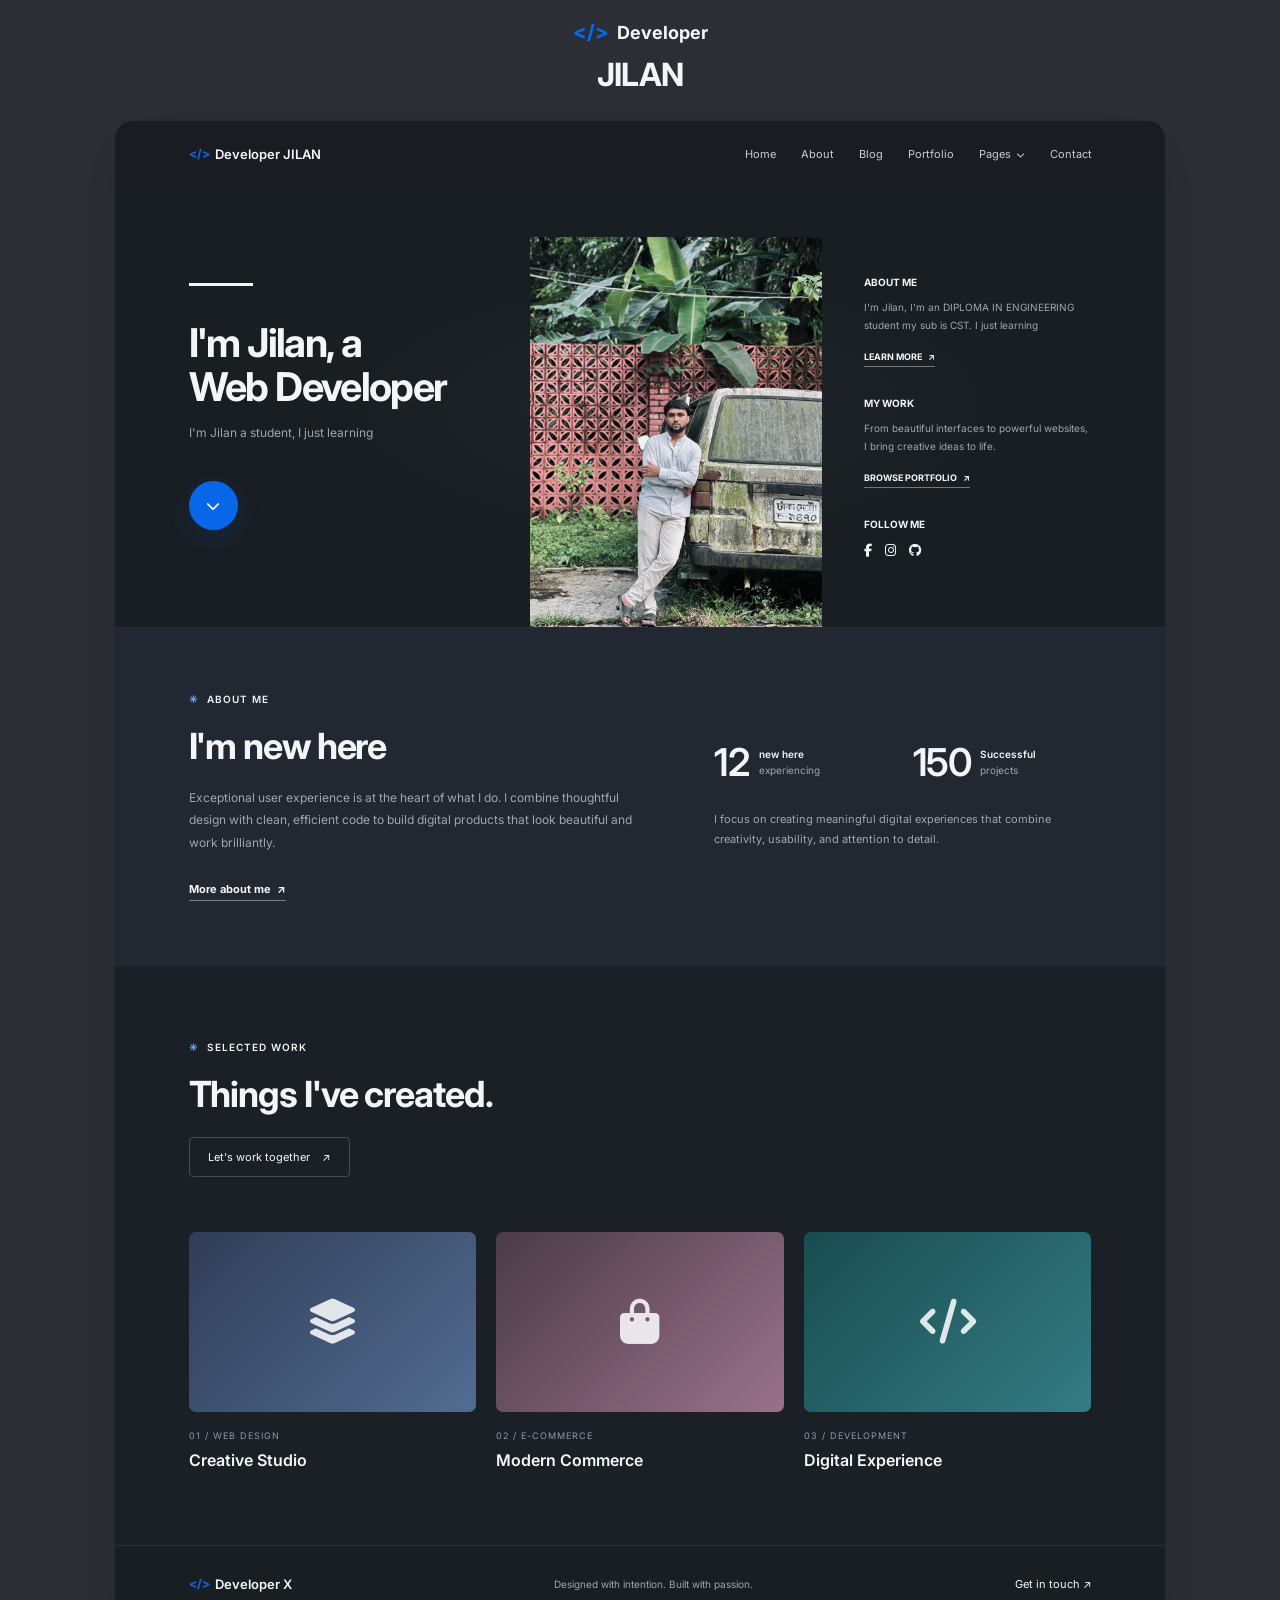
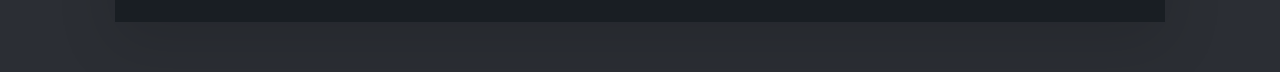
<file: project1 with AI/index.html>
<!DOCTYPE html>
<html lang="en">

<head>
    <meta charset="UTF-8">
    <meta name="viewport" content="width=device-width, initial-scale=1.0">
    <meta name="description" content="John's personal developer portfolio and creative work.">
    <title>Jilan</title>

    <link rel="stylesheet" href="style.css">

    <!-- Optional Google Font -->
    <link rel="preconnect" href="https://fonts.googleapis.com">
    <link rel="preconnect" href="https://fonts.gstatic.com" crossorigin>
    <link href="https://fonts.googleapis.com/css2?family=Inter:wght@400;500;600;700;800&display=swap" rel="stylesheet">

    <!-- Icons -->
    <link rel="stylesheet" href="https://cdnjs.cloudflare.com/ajax/libs/font-awesome/6.5.2/css/all.min.css">
</head>

<body>

    <!-- Template heading -->
    <header class="page-heading">
        <a href="#home" class="brand-heading">
            <span class="code-icon">&lt;/&gt;</span> Developer
        </a>
        <h1>JILAN</h1>
    </header>

    <!-- Main website -->
    <main class="portfolio" id="home">

        <!-- Navigation -->
        <nav class="navbar">
            <a href="#home" class="logo">
                <span class="code-icon">&lt;/&gt;</span>
                <span>Developer JILAN</span>
            </a>

            <button class="menu-toggle" aria-label="Toggle navigation" aria-expanded="false" aria-controls="nav-links">
                <i class="fa-solid fa-bars"></i>
            </button>

            <div class="nav-links" id="nav-links">
                <a href="#home">Home</a>
                <a href="#about">About</a>
                <a href="#work">Blog</a>
                <a href="#projects">Portfolio</a>
                <a href="#contact">Pages <i class="fa-solid fa-chevron-down"></i></a>
                <a href="#contact" class="nav-contact">Contact</a>
            </div>
        </nav>

        <!-- Hero -->
        <section class="hero">

            <div class="hero-intro">
                <span class="intro-line"></span>

                <p class="eyebrow">HELLO, I'M JILAN</p>

                <h2>I'm Jilan, a<br>Web Developer</h2>

                <p class="hero-description">
                    I'm Jilan a student, I just learning
                </p>

                <a href="#about" class="scroll-button" aria-label="Scroll to About Me">
                    <i class="fa-solid fa-chevron-down"></i>
                </a>
            </div>

            <!-- Replace with your own transparent portrait -->
            <div class="portrait">
                <img src="jilan.jpeg" alt="Jilan, web developer" fetchpriority="high">
            </div>

            <!-- Right sidebar -->
            <aside class="hero-sidebar">

                <div class="sidebar-block">
                    <h3>ABOUT ME</h3>
                    <p>
                        I'm Jilan, I'm an DIPLOMA IN ENGINEERING student my sub is CST.
                        I just learning
                    </p>
                    <a href="#about" class="text-link">LEARN MORE <span>↗</span></a>
                </div>

                <div class="sidebar-block">
                    <h3>MY WORK</h3>
                    <p>
                        From beautiful interfaces to powerful websites,
                        I bring creative ideas to life.
                    </p>
                    <a href="#projects" class="text-link">BROWSE PORTFOLIO <span>↗</span></a>
                </div>

                <div class="sidebar-block social-block" id="contact">
                    <h3>FOLLOW ME</h3>
                    <div class="social-links">
                        <a href="https://facebook.com/" aria-label="Facebook">
                            <i class="fa-brands fa-facebook-f"></i>
                        </a>
                        <a href="https://instagram.com/" aria-label="Instagram">
                            <i class="fa-brands fa-instagram"></i>
                        </a>
                        <a href="https://github.com/" aria-label="GitHub">
                            <i class="fa-brands fa-github"></i>
                        </a>
                    </div>
                </div>

            </aside>
        </section>

        <!-- About section -->
        <section class="about-section" id="about">

            <div class="about-copy">
                <p class="section-label"><span>✳</span> ABOUT ME</p>

                <h2>I'm new here</h2>

                <p class="about-description">
                    Exceptional user experience is at the heart of what I do.
                    I combine thoughtful design with clean, efficient code to
                    build digital products that look beautiful and work brilliantly.
                </p>

                <a href="#contact" class="text-link about-link">
                    More about me <span>↗</span>
                </a>
            </div>

            <div class="stats">
                <div class="stat-item">
                    <strong>12</strong>
                    <div>
                        <h3>new here</h3>
                        <p>experiencing</p>
                    </div>
                </div>

                <div class="stat-item">
                    <strong>150</strong>
                    <div>
                        <h3>Successful</h3>
                        <p>projects</p>
                    </div>
                </div>

                <p class="stats-description">
                    I focus on creating meaningful digital experiences that combine
                    creativity, usability, and attention to detail.
                </p>
            </div>

        </section>

        <!-- Portfolio section -->
        <section class="projects-section" id="projects">
            <div>
                <p class="section-label"><span>✳</span> SELECTED WORK</p>
                <h2>Things I've created.</h2>
            </div>

            <a href="#contact" class="outline-button">
                Let's work together <span>↗</span>
            </a>

            <div class="project-grid" id="work">
                <article class="project-card">
                    <div class="project-visual visual-one">
                        <i class="fa-solid fa-layer-group"></i>
                    </div>
                    <p>01 / WEB DESIGN</p>
                    <h3>Creative Studio</h3>
                </article>

                <article class="project-card">
                    <div class="project-visual visual-two">
                        <i class="fa-solid fa-bag-shopping"></i>
                    </div>
                    <p>02 / E-COMMERCE</p>
                    <h3>Modern Commerce</h3>
                </article>

                <article class="project-card">
                    <div class="project-visual visual-three">
                        <i class="fa-solid fa-code"></i>
                    </div>
                    <p>03 / DEVELOPMENT</p>
                    <h3>Digital Experience</h3>
                </article>
            </div>
        </section>

        <!-- Footer -->
        <footer class="footer">
            <a href="#home" class="logo">
                <span class="code-icon">&lt;/&gt;</span> Developer X
            </a>

            <p>Designed with intention. Built with passion.</p>

            <a href="mailto:hello@example.com" class="footer-email">
                Get in touch ↗
            </a>
        </footer>

    </main>

    <script>
        const menuToggle = document.querySelector(".menu-toggle");
        const navLinks = document.querySelector(".nav-links");

        menuToggle.addEventListener("click", () => {
            const isOpen = navLinks.classList.toggle("active");
            menuToggle.setAttribute("aria-expanded", isOpen);
            menuToggle.innerHTML = isOpen
                ? '<i class="fa-solid fa-xmark"></i>'
                : '<i class="fa-solid fa-bars"></i>';
        });

        document.querySelectorAll(".nav-links a").forEach(link => {
            link.addEventListener("click", () => {
                navLinks.classList.remove("active");
                menuToggle.setAttribute("aria-expanded", "false");
                menuToggle.innerHTML = '<i class="fa-solid fa-bars"></i>';
            });
        });

        // Reveal sections as they enter the viewport.
        const observer = new IntersectionObserver(entries => {
            entries.forEach(entry => {
                if (entry.isIntersecting) {
                    entry.target.classList.add("visible");
                    observer.unobserve(entry.target);
                }
            });
        }, { threshold: 0.12 });

        document.querySelectorAll(
            ".about-section, .projects-section, .project-card"
        ).forEach(element => observer.observe(element));
    </script>

</body>

</html>
</file>
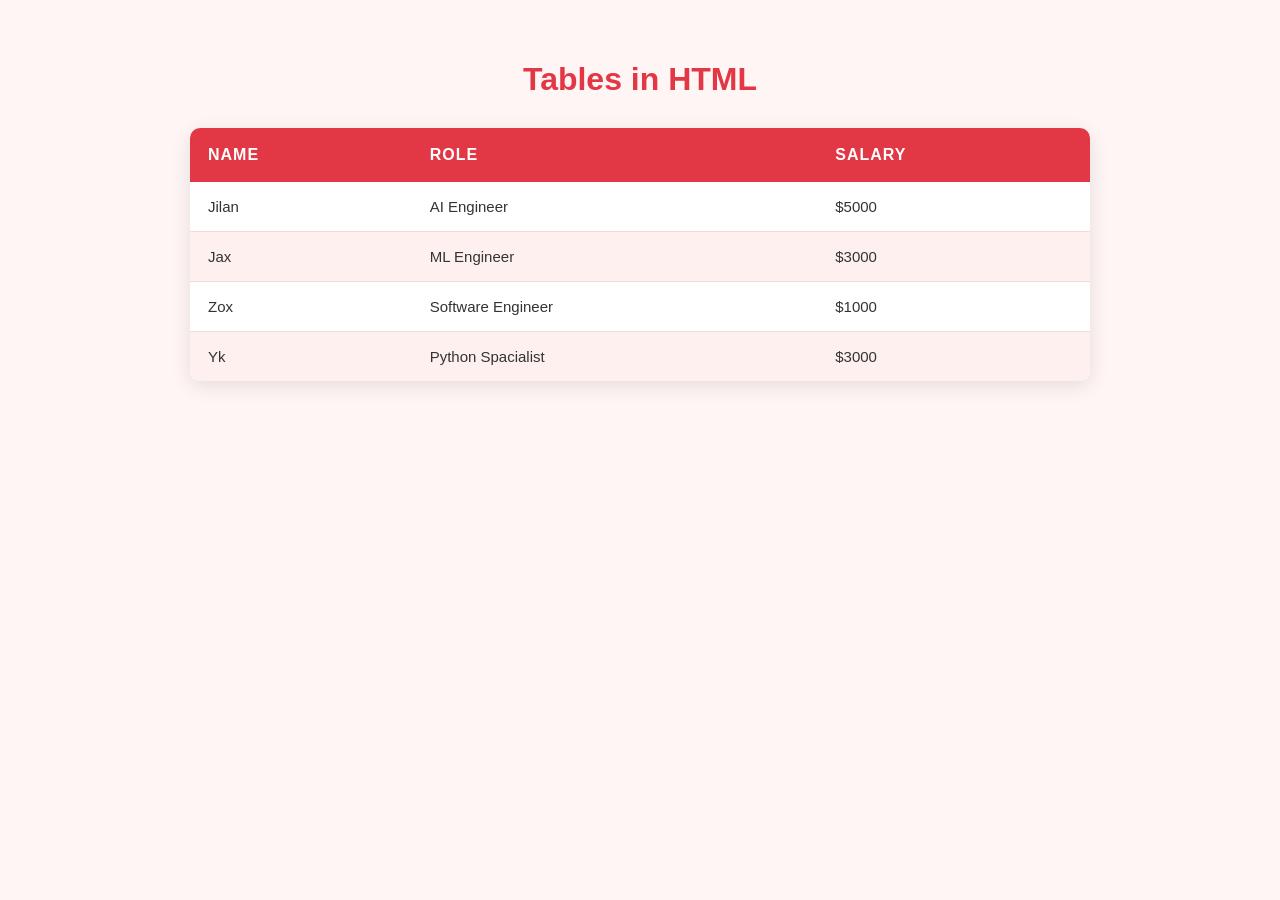
<file: 02_tables.html>
<!DOCTYPE html>
<html lang="en">

<head>
    <meta charset="UTF-8">
    <meta name="viewport" content="width=device-width, initial-scale=1.0">
    <title>Tables - HTML</title>
    <style>
        /* General Styling */
        body {
            font-family: Arial, Helvetica, sans-serif;
            background-color: #fff5f5;
            margin: 0;
            padding: 40px 20px;
            color: #333;
        }

        /* Heading */
        h1 {
            text-align: center;
            color: #e23744;
            margin-bottom: 30px;
        }

        /* Table Styling */
        table {
            width: 80%;
            max-width: 900px;
            margin: 0 auto;
            border-collapse: collapse;
            background-color: white;
            border-radius: 10px;
            overflow: hidden;
            box-shadow: 0 5px 20px rgba(0, 0, 0, 0.1);
        }

        /* Table Header */
        thead {
            background-color: #e23744;
            color: white;
        }

        th {
            padding: 18px;
            text-align: left;
            font-size: 16px;
            text-transform: uppercase;
            letter-spacing: 1px;
        }

        /* Table Cells */
        td {
            padding: 16px 18px;
            border-bottom: 1px solid #f0dada;
            font-size: 15px;
        }

        /* Alternating Row Colors */
        tbody tr:nth-child(even) {
            background-color: #fff0f0;
        }

        tbody tr:nth-child(odd) {
            background-color: #ffffff;
        }

        /* Hover Effect */
        tbody tr:hover {
            background-color: #ffe0e0;
            transition: background-color 0.3s ease;
        }

        /* Last Row Border */
        tbody tr:last-child td {
            border-bottom: none;
        }

        /* Responsive Design */
        @media (max-width: 600px) {
            body {
                padding: 25px 10px;
            }

            table {
                width: 100%;
            }

            th,
            td {
                padding: 12px 10px;
                font-size: 13px;
                
            }

            h1 {
                font-size: 25px;
            }
        }
    </style>
</head>

<body>
    <h1>Tables in HTML</h1>
    <table>
        <thead>
            <tr>
                <th>Name</th>
                <th>Role</th>
                <th>Salary</th>
            </tr>
        </thead>
        <tbody>
            <tr>
                <td>Jilan</td>
                <td>AI Engineer</td>
                <td>$5000</td>
            </tr>
            <tr>
                <td>Jax</td>
                <td>ML Engineer</td>
                <td>$3000</td>
            </tr>
            <tr>
                <td>Zox</td>
                <td>Software Engineer</td>
                <td>$1000</td>
            </tr>
            <tr>
                <td>Yk</td>
                <td>Python Spacialist</td>
                <td>$3000</td>
            </tr>
        </tbody>
    </table>
</body>

</html>
</file>
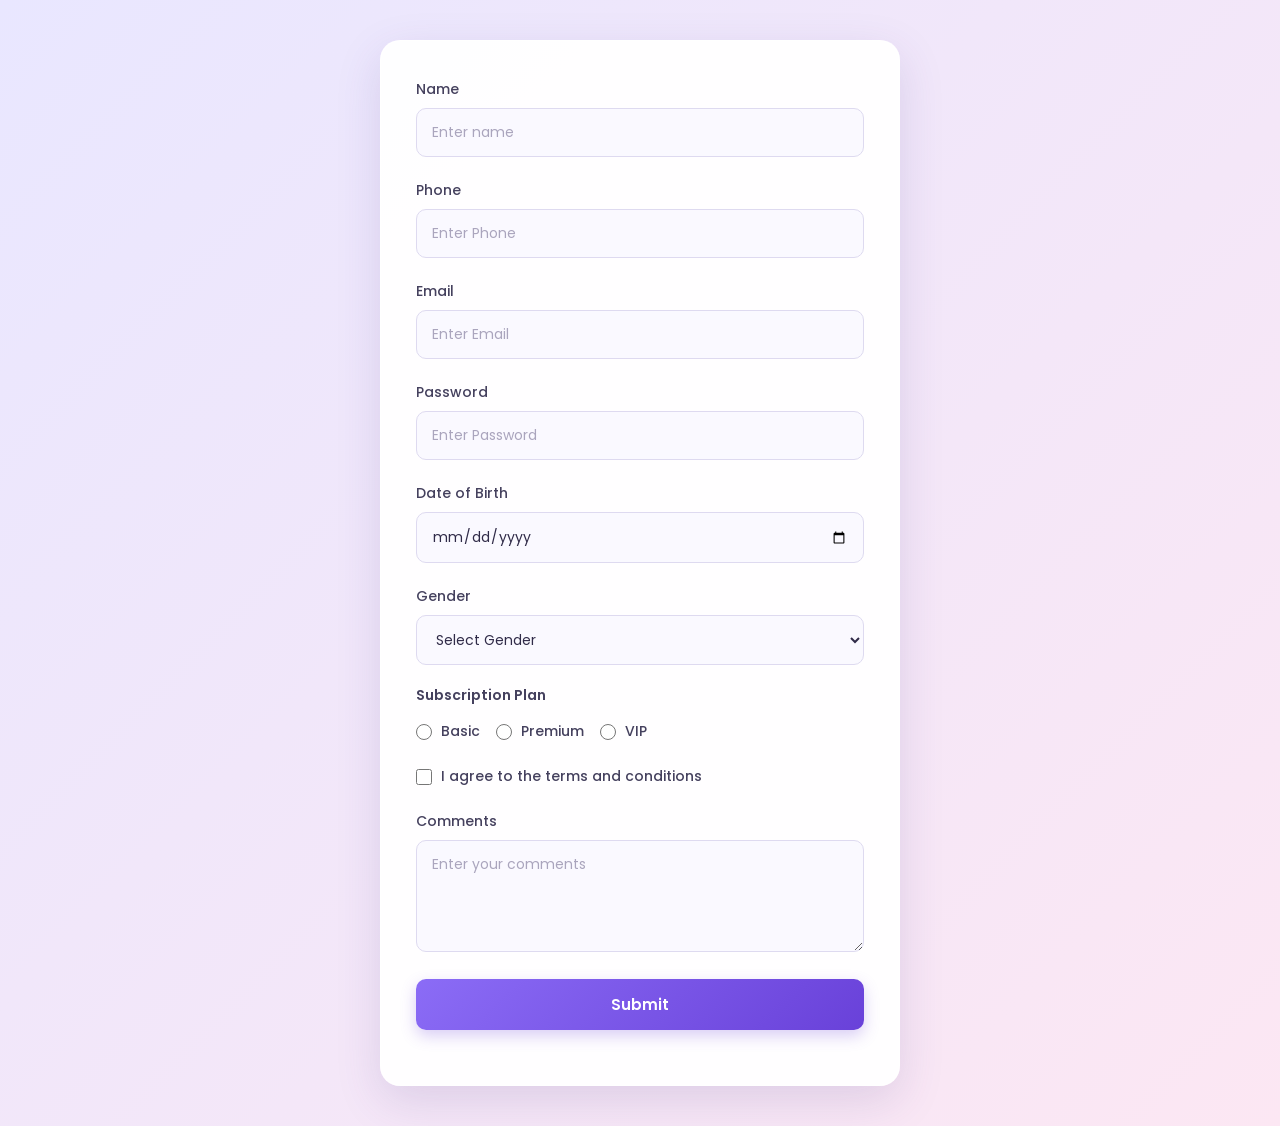
<file: 03_forms.html>
<!DOCTYPE html>
<html lang="en">

<head>
    <meta charset="UTF-8">
    <meta name="viewport" content="width=device-width, initial-scale=1.0">
    <title>HTML Forms</title>

    <style>
        /* Google Font */
        @import url('https://fonts.googleapis.com/css2?family=Poppins:wght@400;500;600;700&display=swap');

        /* Reset */
        * {
            margin: 0;
            padding: 0;
            box-sizing: border-box;
        }

        /* Page Styling */
        body {
            font-family: 'Poppins', sans-serif;
            min-height: 100vh;
            display: flex;
            justify-content: center;
            align-items: center;
            padding: 40px 20px;
            background: linear-gradient(135deg, #e9e7ff, #fce7f3);
            color: #2d2b45;
        }

        /* Form Container */
        form {
            width: 100%;
            max-width: 520px;
            background: rgba(255, 255, 255, 0.95);
            padding: 35px;
            border-radius: 20px;
            box-shadow: 0 15px 45px rgba(80, 60, 140, 0.15);
            border: 1px solid rgba(255, 255, 255, 0.8);
        }

        /* Heading */
        h1 {
            text-align: center;
            margin-bottom: 25px;
            font-size: 30px;
            font-weight: 700;
            color: #6c4ce3;
            letter-spacing: -0.5px;
        }

        /* Form Groups */
        form>div {
            margin-bottom: 20px;
        }

        /* Labels */
        label {
            display: inline-block;
            margin-bottom: 8px;
            font-size: 14px;
            font-weight: 500;
            color: #45415e;
        }

        /* Text Inputs, Select and Textarea */
        input:not([type="radio"]):not([type="checkbox"]),
        select,
        textarea {
            width: 100%;
            padding: 13px 15px;
            border: 1px solid #dedaf0;
            border-radius: 10px;
            background: #faf9ff;
            color: #302b48;
            font: inherit;
            font-size: 14px;
            outline: none;
            transition: border-color 0.25s ease,
                box-shadow 0.25s ease,
                background 0.25s ease;
        }

        /* Placeholder */
        input::placeholder,
        textarea::placeholder {
            color: #aaa5bd;
        }

        /* Focus Effects */
        input:focus,
        select:focus,
        textarea:focus {
            border-color: #8b6cf6;
            background: #ffffff;
            box-shadow: 0 0 0 4px rgba(139, 108, 246, 0.12);
        }

        /* Subscription Plan */
        form>div:nth-of-type(7) p {
            font-size: 14px;
            font-weight: 600;
            margin-bottom: 12px;
            color: #45415e;
        }

        /* Radio Buttons and Checkboxes */
        input[type="radio"],
        input[type="checkbox"] {
            width: 16px;
            height: 16px;
            accent-color: #7957e8;
            cursor: pointer;
            vertical-align: middle;
            margin-right: 5px;
        }

        /* Radio Labels */
        input[type="radio"]+label {
            margin-right: 12px;
            margin-bottom: 0;
            cursor: pointer;
        }

        /* Terms */
        input[type="checkbox"]+label {
            margin-bottom: 0;
            cursor: pointer;
        }

        /* Textarea */
        textarea {
            resize: vertical;
            min-height: 100px;
        }

        /* Submit Button */
        button[type="submit"] {
            width: 100%;
            padding: 14px;
            border: none;
            border-radius: 10px;
            background: linear-gradient(135deg, #8b6cf6, #6941d9);
            color: #ffffff;
            font-family: inherit;
            font-size: 15px;
            font-weight: 600;
            cursor: pointer;
            box-shadow: 0 6px 15px rgba(105, 65, 217, 0.25);
            transition: transform 0.2s ease,
                box-shadow 0.2s ease;
        }

        button[type="submit"]:hover {
            transform: translateY(-2px);
            box-shadow: 0 10px 22px rgba(105, 65, 217, 0.35);
        }

        button[type="submit"]:active {
            transform: translateY(0);
        }

        /* Keyboard Accessibility */
        button:focus-visible {
            outline: 3px solid #b9a7ff;
            outline-offset: 3px;
        }

        /* Mobile Responsive */
        @media (max-width: 480px) {
            body {
                padding: 20px 12px;
            }

            form {
                padding: 25px 20px;
            }

            h1 {
                font-size: 25px;
            }

            input[type="radio"]+label {
                margin-right: 7px;
                font-size: 13px;
            }
        }
    </style>

</head>

<body>
   
    <form action="/submit.php">
        <div>
            <label for="name">Name</label>
            <input id="name" type="text" placeholder="Enter name" required>
        </div>

        <div>
            <label for="ph">Phone</label>
            <input id="ph" type="tel" placeholder="Enter Phone" required>
        </div>


        <div>
            <label for="email">Email</label>
            <input id="email" type="email" placeholder="Enter Email" required>
        </div>

        <div>
            <label for="password">Password</label>
            <input id="password" type="password" placeholder="Enter Password" required>
        </div>

        <div>
            <label for="dob">Date of Birth</label>
            <input id="dob" type="date" required>
        </div>
        <div>
            <label for="gender">Gender</label>
            <select id="gender" required>
                <option value="" disabled selected>Select Gender</option>
                <option value="male">Male</option>
                <option value="female">Female</option>
                <option value="others">Others</option>
            </select>
        </div>
        <div>
            <p>Subscription Plan</p>
            <input id="basic" type="radio" name="subscription" value="premium">
            <label for="basic">Basic</label>

            <input id="premium" type="radio" name="subscription" value="premium">
            <label for="premium">Premium</label>

            <input id="vip" type="radio" name="subscription" value="vip">
            <label for="vip">VIP</label>


        </div>
        <div>
            <input id="terms" type="checkbox" required>
            <label for="terms">I agree to the terms and conditions</label>

        </div>
        <div>
            <label for="comments">Comments</label>
            <textarea id="comments" placeholder="Enter your comments" rows="4"></textarea>
        </div>
        <div>
            <button type="submit">Submit</button>
        </div>
    </form>
</body>

</html>
</file>
<file: project1 with AI/style.css>
/* =========================================
   DEVELOPER X — PORTFOLIO STYLESHEET
   ========================================= */

/* Reset */
:root {
    --page-bg: #2b2e34;
    --site-bg: #191e23;
    --section-bg: #222832;
    --text: #f4f5f7;
    --muted: #a0a6af;
    --blue: #0866e9;
    --line: rgba(255, 255, 255, 0.09);
    --container-width: 1050px;
}

* {
    margin: 0;
    padding: 0;
    box-sizing: border-box;
}

html {
    scroll-behavior: smooth;
    scroll-padding-top: 30px;
}

body {
    background: var(--page-bg);
    color: var(--text);
    font-family: "Inter", sans-serif;
    -webkit-font-smoothing: antialiased;
    overflow-x: hidden;
}

a {
    color: inherit;
    text-decoration: none;
}

button {
    font: inherit;
}

::selection {
    background: var(--blue);
    color: white;
}

/* =========================================
   OUTER HEADING
   ========================================= */

.page-heading {
    text-align: center;
    padding: 20px 15px 25px;
}

.brand-heading {
    display: inline-flex;
    align-items: center;
    gap: 8px;
    font-size: 18px;
    font-weight: 700;
    margin-bottom: 10px;
    transition: opacity 0.3s ease;
}

.brand-heading:hover {
    opacity: 0.75;
}

.code-icon {
    color: var(--blue);
    font-weight: 800;
    font-size: 20px;
}

.page-heading h1 {
    font-size: clamp(22px, 3vw, 32px);
    line-height: 1.3;
    font-weight: 700;
    letter-spacing: -0.8px;
}

/* =========================================
   MAIN PORTFOLIO CONTAINER
   ========================================= */

.portfolio {
    width: min(calc(100% - 40px), 1050px);
    margin: 0 auto 50px;
    background: var(--site-bg);
    border-radius: 18px 18px 0 0;
    overflow: hidden;
    box-shadow: 0 20px 60px rgba(0, 0, 0, 0.13);
}

/* =========================================
   NAVIGATION
   ========================================= */

.navbar {
    min-height: 66px;
    padding: 0 7%;
    display: flex;
    justify-content: space-between;
    align-items: center;
    gap: 25px;
    position: relative;
    z-index: 10;
    background: rgba(25, 30, 35, 0.96);
}

.logo {
    display: inline-flex;
    align-items: center;
    gap: 5px;
    font-size: 13px;
    font-weight: 600;
    white-space: nowrap;
}

.logo .code-icon {
    font-size: 12px;
}

.nav-links {
    display: flex;
    align-items: center;
    gap: 25px;
}

.nav-links a {
    font-size: 11px;
    color: #c9cdd3;
    transition: color 0.25s ease;
}

.nav-links a:hover {
    color: #fff;
}

.nav-links .fa-chevron-down {
    font-size: 8px;
    margin-left: 3px;
}

.menu-toggle {
    display: none;
    width: 38px;
    height: 38px;
    border: 1px solid var(--line);
    border-radius: 8px;
    background: transparent;
    color: white;
    cursor: pointer;
}

/* =========================================
   HERO
   ========================================= */

.hero {
    position: relative;
    isolation: isolate;
    min-height: 440px;
    display: grid;
    grid-template-columns: 1fr 1.12fr 0.76fr;
    align-items: center;
    gap: 20px;
    padding: 35px 7% 0;
    background:
        radial-gradient(ellipse at 53% 50%,
            rgba(67, 76, 88, 0.16),
            transparent 42%),
        #191e23;
    overflow: hidden;
}

.hero-intro {
    position: relative;
    z-index: 2;
    align-self: center;
    padding-bottom: 35px;
    animation: slide-up 0.8s ease both;
}

.intro-line {
    display: block;
    width: 64px;
    height: 3px;
    background: #f4f5f7;
    margin-bottom: 35px;
}

.eyebrow {
    display: none;
    font-size: 10px;
    letter-spacing: 2px;
    color: var(--muted);
    margin-bottom: 12px;
}

.hero-intro h2 {
    font-size: clamp(26px, 3.1vw, 42px);
    line-height: 1.12;
    letter-spacing: -1.6px;
    font-weight: 700;
    margin-bottom: 12px;
}

.hero-description {
    max-width: 290px;
    color: var(--muted);
    font-size: 12px;
    line-height: 1.8;
}

.scroll-button {
    width: 49px;
    height: 49px;
    display: inline-flex;
    justify-content: center;
    align-items: center;
    margin-top: 38px;
    border-radius: 50%;
    background: var(--blue);
    font-size: 14px;
    box-shadow: 0 8px 24px rgba(8, 102, 233, 0.15);
    transition:
        background 0.3s ease,
        transform 0.3s ease,
        box-shadow 0.3s ease;
}

.scroll-button:hover {
    background: #2680ff;
    transform: translateY(4px);
    box-shadow: 0 12px 30px rgba(8, 102, 233, 0.3);
}

/* Portrait */

.portrait {
    align-self: end;
    justify-self: center;
    width: 100%;
    height: 390px;
    position: relative;
    z-index: 1;
    display: flex;
    align-items: flex-end;
    justify-content: center;
}

.portrait img {
    display: block;
    width: 145%;
    max-width: none;
    height: 100%;
    object-fit: contain;
    object-position: center bottom;
    filter: saturate(0.85);
    transform-origin: center bottom;
    animation: portrait-enter 1.1s ease both;
    transition: filter 0.4s ease, transform 0.5s ease;
}

.portrait:hover img {
    filter: saturate(1.05);
    transform: scale(1.025);
}

/* Sidebar */

.hero-sidebar {
    position: relative;
    z-index: 2;
    align-self: center;
    padding: 15px 0 30px;
    display: flex;
    flex-direction: column;
    gap: 30px;
}

.sidebar-block h3 {
    font-size: 10px;
    font-weight: 700;
    margin-bottom: 10px;
    color: #f1f2f4;
}

.sidebar-block p {
    color: var(--muted);
    font-size: 10px;
    line-height: 1.8;
    margin-bottom: 10px;
}

.text-link {
    display: inline-flex;
    gap: 6px;
    align-items: center;
    font-size: 9px;
    font-weight: 700;
    border-bottom: 1px solid rgba(255, 255, 255, 0.4);
    padding-bottom: 4px;
    transition: color 0.25s ease, border-color 0.25s ease;
}

.text-link:hover {
    color: #69a6ff;
    border-color: var(--blue);
}

.social-links {
    display: flex;
    flex-wrap: wrap;
    gap: 13px;
    align-items: center;
    margin-top: 12px;
}

.social-links a {
    font-size: 13px;
    transition: color 0.25s ease, transform 0.25s ease;
}

.social-links a:hover {
    color: #66a6ff;
    transform: translateY(-3px);
}

/* =========================================
   ABOUT SECTION
   ========================================= */

.about-section {
    background: var(--section-bg);
    padding: 65px 7%;
    display: grid;
    grid-template-columns: 1.1fr 0.9fr;
    gap: 65px;
    align-items: center;
    border-top: 1px solid rgba(255, 255, 255, 0.025);
}

.section-label {
    color: #f2f3f5;
    font-size: 10px;
    letter-spacing: 1px;
    font-weight: 600;
    margin-bottom: 20px;
}

.section-label span {
    color: #69a6ff;
    margin-right: 5px;
}

.about-copy h2,
.projects-section h2 {
    font-size: clamp(25px, 3vw, 36px);
    line-height: 1.22;
    letter-spacing: -1.1px;
    margin-bottom: 18px;
}

.about-description {
    max-width: 470px;
    color: var(--muted);
    font-size: 12px;
    line-height: 1.9;
    margin-bottom: 22px;
}

.about-link {
    font-size: 11px;
}

.stats {
    display: grid;
    grid-template-columns: 1fr 1fr;
    gap: 24px 20px;
    align-items: start;
}

.stat-item {
    display: flex;
    gap: 10px;
    align-items: center;
}

.stat-item strong {
    font-size: clamp(28px, 3vw, 43px);
    line-height: 1;
    font-weight: 600;
    letter-spacing: -1.5px;
}

.stat-item h3 {
    font-size: 10px;
    font-weight: 600;
    margin-bottom: 4px;
}

.stat-item div p {
    font-size: 10px;
    color: var(--muted);
}

.stats-description {
    grid-column: 1 / -1;
    font-size: 11px;
    line-height: 1.9;
    color: var(--muted);
    padding-top: 3px;
}

/* =========================================
   PROJECTS
   ========================================= */

.projects-section {
    padding: 75px 7%;
    background: #1b2026;
}

.projects-section>div:first-child {
    margin-bottom: 20px;
}

.projects-section>.outline-button {
    margin-bottom: 35px;
}

.outline-button {
    display: inline-flex;
    gap: 12px;
    align-items: center;
    justify-content: center;
    border: 1px solid #454c56;
    padding: 12px 18px;
    border-radius: 4px;
    font-size: 11px;
    transition:
        background 0.3s ease,
        border-color 0.3s ease;
}

.outline-button:hover {
    background: var(--blue);
    border-color: var(--blue);
}

.project-grid {
    display: grid;
    grid-template-columns: repeat(3, minmax(0, 1fr));
    gap: 20px;
    margin-top: 20px;
}

.project-card {
    min-width: 0;
    transition: transform 0.3s ease;
}

.project-card:hover {
    transform: translateY(-6px);
}

.project-visual {
    min-height: 180px;
    display: flex;
    justify-content: center;
    align-items: center;
    border-radius: 7px;
    margin-bottom: 18px;
    font-size: 45px;
    color: rgba(255, 255, 255, 0.85);
    transition: filter 0.3s ease;
}

.project-card:hover .project-visual {
    filter: brightness(1.15);
}

.visual-one {
    background: linear-gradient(135deg, #303d58, #526c91);
}

.visual-two {
    background: linear-gradient(135deg, #4b3b47, #99728a);
}

.visual-three {
    background: linear-gradient(135deg, #194c50, #347c83);
}

.project-card>p {
    font-size: 9px;
    color: #8f9aaa;
    letter-spacing: 1px;
    margin-bottom: 9px;
}

.project-card h3 {
    font-size: 16px;
    font-weight: 600;
}

/* =========================================
   FOOTER
   ========================================= */

.footer {
    padding: 30px 7%;
    display: flex;
    align-items: center;
    justify-content: space-between;
    gap: 20px;
    border-top: 1px solid var(--line);
    background: #191e23;
}

.footer>p {
    color: var(--muted);
    font-size: 10px;
    text-align: center;
}

.footer-email {
    font-size: 11px;
    transition: color 0.25s ease;
}

.footer-email:hover {
    color: #69a6ff;
}

/* =========================================
   ANIMATIONS
   ========================================= */

@keyframes slide-up {
    from {
        opacity: 0;
        transform: translateY(25px);
    }

    to {
        opacity: 1;
        transform: translateY(0);
    }
}

@keyframes portrait-enter {
    from {
        opacity: 0;
        transform: translateY(25px);
    }

    to {
        opacity: 1;
        transform: translateY(0);
    }
}

/* Elements appear when scrolled into view */

.about-section,
.projects-section,
.project-card {
    opacity: 0;
    transform: translateY(18px);
    transition:
        opacity 0.7s ease,
        transform 0.7s ease;
}

.about-section.visible,
.projects-section.visible,
.project-card.visible {
    opacity: 1;
    transform: translateY(0);
}

.project-card:nth-child(2) {
    transition-delay: 0.1s;
}

.project-card:nth-child(3) {
    transition-delay: 0.2s;
}

/* =========================================
   TABLET
   ========================================= */

@media (max-width: 900px) {
    .portfolio {
        width: min(calc(100% - 30px), 760px);
    }

    .navbar {
        padding: 0 5%;
    }

    .nav-links {
        gap: 15px;
    }

    .hero {
        min-height: 380px;
        grid-template-columns: 0.95fr 1fr 0.75fr;
        gap: 12px;
        padding: 25px 5% 0;
    }

    .portrait {
        height: 330px;
    }

    .portrait img {
        width: 155%;
    }

    .hero-intro h2 {
        font-size: 29px;
    }

    .hero-description {
        font-size: 10px;
    }

    .hero-sidebar {
        gap: 22px;
    }

    .sidebar-block p {
        font-size: 9px;
    }

    .about-section {
        padding: 50px 5%;
        gap: 35px;
    }

    .stats {
        gap: 20px 12px;
    }

    .stat-item {
        gap: 7px;
    }

    .stat-item strong {
        font-size: 30px;
    }

    .project-visual {
        min-height: 140px;
    }
}

/* =========================================
   MOBILE NAVIGATION
   ========================================= */

@media (max-width: 650px) {
    .page-heading {
        padding: 20px 12px 24px;
    }

    .page-heading h1 {
        font-size: 22px;
    }

    .portfolio {
        width: calc(100% - 24px);
        border-radius: 13px 13px 0 0;
        margin-bottom: 20px;
    }

    .navbar {
        min-height: 62px;
        padding: 0 20px;
    }

    .menu-toggle {
        display: inline-flex;
        justify-content: center;
        align-items: center;
    }

    .nav-links {
        display: none;
        position: absolute;
        top: 100%;
        left: 0;
        right: 0;
        padding: 18px 22px 22px;
        flex-direction: column;
        align-items: stretch;
        gap: 0;
        background: #1c2229;
        border-top: 1px solid var(--line);
        box-shadow: 0 15px 25px rgba(0, 0, 0, 0.2);
    }

    .nav-links.active {
        display: flex;
        animation: slide-up 0.25s ease both;
    }

    .nav-links a {
        font-size: 13px;
        padding: 12px 0;
        border-bottom: 1px solid var(--line);
    }

    .nav-links a:last-child {
        border-bottom: 0;
    }

    /* Stack hero content while preserving the portrait */
    .hero {
        display: grid;
        grid-template-columns: 1fr 1fr;
        gap: 10px;
        padding: 38px 22px 0;
        min-height: auto;
    }

    .hero-intro {
        grid-column: 1 / -1;
        grid-row: 1;
        padding: 0 0 15px;
        max-width: 100%;
    }

    .intro-line {
        width: 45px;
        height: 2px;
        margin-bottom: 23px;
    }

    .eyebrow {
        display: block;
    }

    .hero-intro h2 {
        font-size: clamp(30px, 7vw, 43px);
        letter-spacing: -1.5px;
    }

    .hero-description {
        max-width: 320px;
        font-size: 11px;
    }

    .scroll-button {
        width: 42px;
        height: 42px;
        margin-top: 20px;
    }

    .portrait {
        grid-column: 1;
        grid-row: 2;
        height: 270px;
        width: 100%;
        align-self: end;
        overflow: visible;
    }

    .portrait img {
        width: 145%;
        height: 100%;
        object-position: center bottom;
    }

    .hero-sidebar {
        grid-column: 2;
        grid-row: 2;
        align-self: center;
        padding: 25px 0;
        gap: 23px;
    }

    .sidebar-block h3 {
        font-size: 9px;
    }

    .sidebar-block p {
        font-size: 9px;
        line-height: 1.7;
    }

    .text-link {
        font-size: 8px;
    }

    .social-links {
        gap: 10px;
    }

    .social-links a {
        font-size: 12px;
    }

    /* About */

    .about-section {
        grid-template-columns: 1fr;
        gap: 35px;
        padding: 45px 22px;
    }

    .about-copy h2 {
        font-size: 29px;
    }

    .about-description {
        font-size: 11px;
    }

    .stats {
        gap: 22px 12px;
    }

    .stat-item strong {
        font-size: 36px;
    }

    .stat-item h3,
    .stat-item div p {
        font-size: 10px;
    }

    .stats-description {
        font-size: 11px;
    }

    /* Projects */

    .projects-section {
        padding: 50px 22px;
    }

    .projects-section h2 {
        font-size: 29px;
    }

    .project-grid {
        grid-template-columns: 1fr;
        gap: 30px;
    }

    .project-visual {
        min-height: 190px;
    }

    /* Footer */

    .footer {
        padding: 25px 22px;
        flex-wrap: wrap;
    }

    .footer>p {
        order: 3;
        flex-basis: 100%;
        text-align: left;
    }
}

/* =========================================
   SMALL PHONES
   ========================================= */

@media (max-width: 380px) {
    .page-heading h1 {
        font-size: 19px;
    }

    .portfolio {
        width: calc(100% - 16px);
    }

    .hero {
        padding-left: 16px;
        padding-right: 16px;
        grid-template-columns: 1fr 0.95fr;
    }

    .hero-intro h2 {
        font-size: 29px;
    }

    .portrait {
        height: 235px;
    }

    .portrait img {
        width: 160%;
    }

    .hero-sidebar {
        gap: 18px;
    }

    .sidebar-block p {
        font-size: 8px;
    }

    .social-links {
        gap: 8px;
    }

    .about-section,
    .projects-section {
        padding-left: 17px;
        padding-right: 17px;
    }

    .stat-item strong {
        font-size: 29px;
    }

    .stat-item h3,
    .stat-item div p {
        font-size: 9px;
    }
}

/* Respect accessibility preferences */

@media (prefers-reduced-motion: reduce) {

    *,
    *::before,
    *::after {
        scroll-behavior: auto !important;
        animation-duration: 0.01ms !important;
        animation-iteration-count: 1 !important;
        transition-duration: 0.01ms !important;
    }
}
</file>
